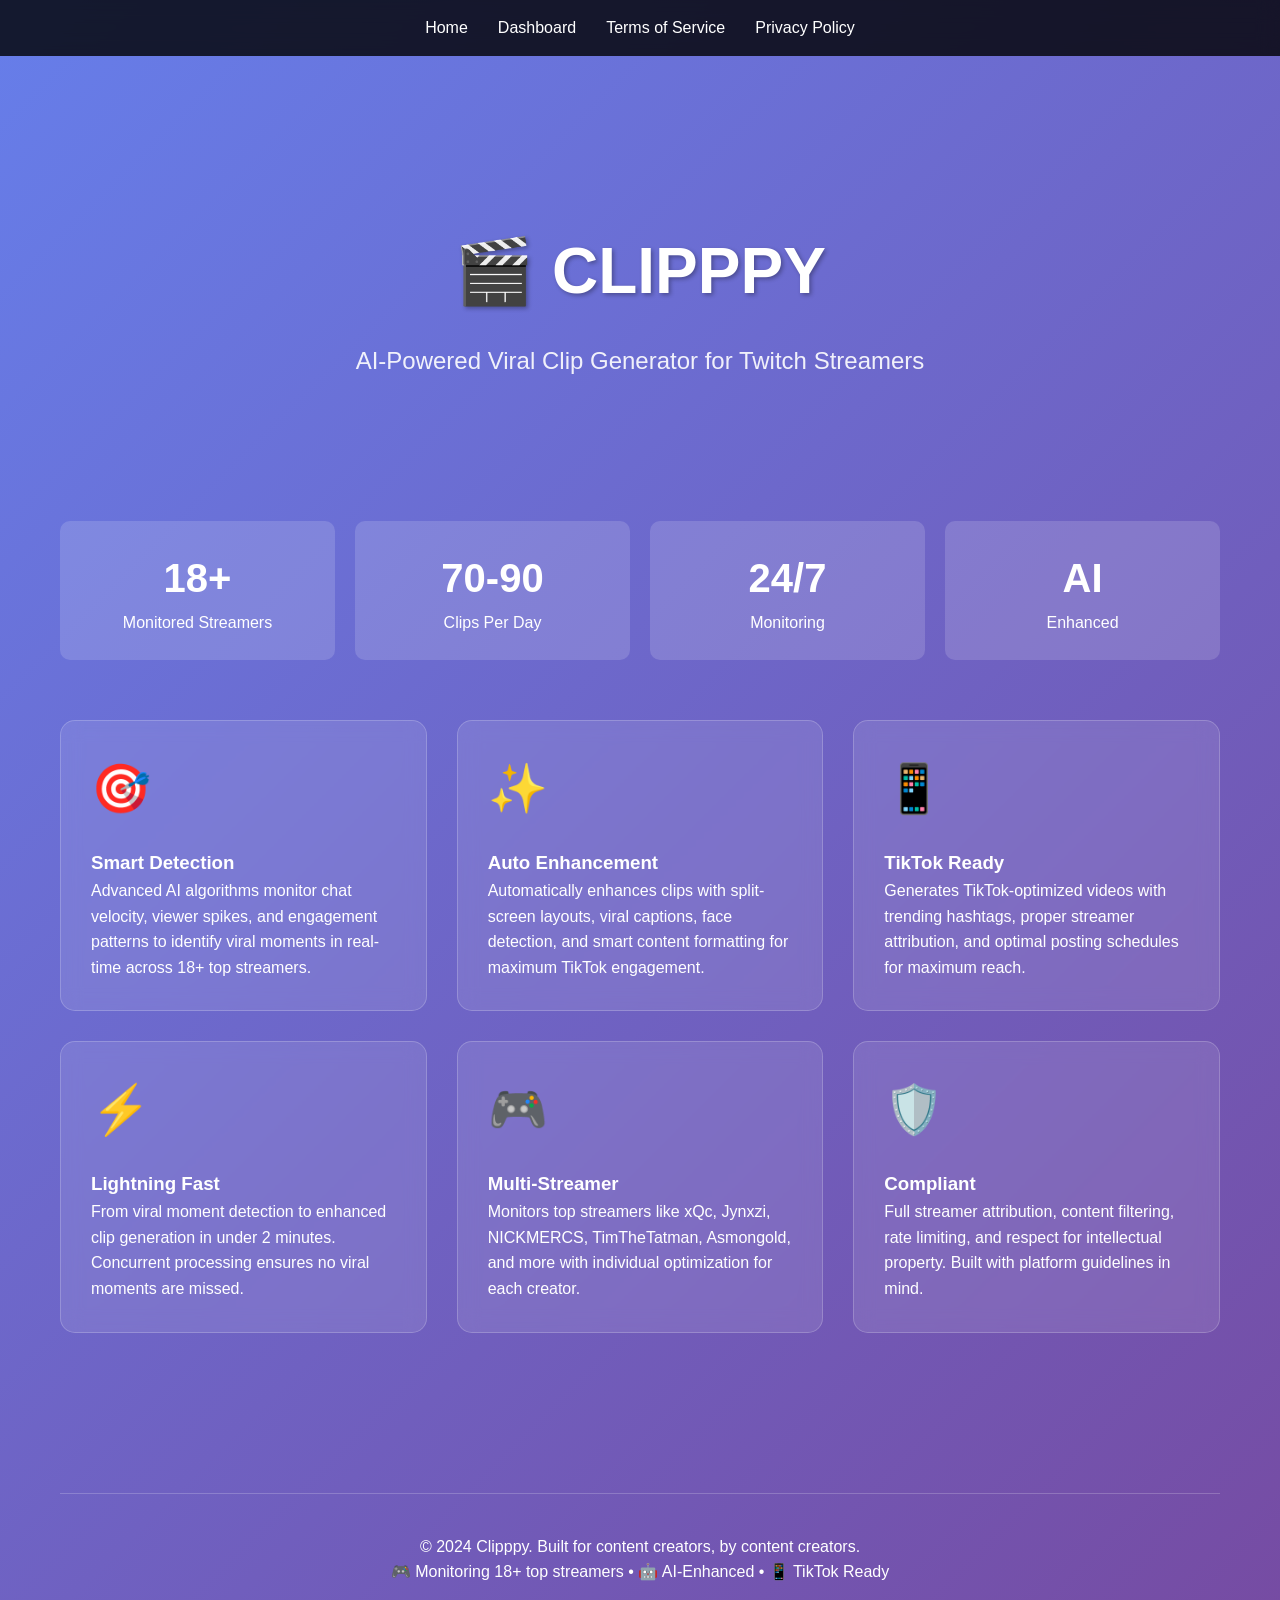
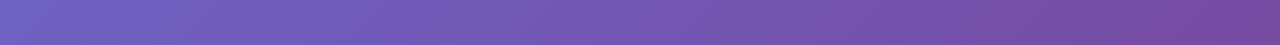
<file: docs/index.html>
<!DOCTYPE html>
<html lang="en">
<head>
    <meta charset="UTF-8">
    <meta name="viewport" content="width=device-width, initial-scale=1.0">
    <title>Clipppy - AI-Powered Viral Clip Generator</title>
    <style>
        * {
            margin: 0;
            padding: 0;
            box-sizing: border-box;
        }
        
        body {
            font-family: 'Segoe UI', Tahoma, Geneva, Verdana, sans-serif;
            background: linear-gradient(135deg, #667eea 0%, #764ba2 100%);
            color: white;
            line-height: 1.6;
        }
        
        .container {
            max-width: 1200px;
            margin: 0 auto;
            padding: 20px;
        }
        
        header {
            text-align: center;
            padding: 60px 0;
        }
        
        .logo {
            font-size: 4rem;
            font-weight: bold;
            margin-bottom: 20px;
            text-shadow: 2px 2px 4px rgba(0,0,0,0.3);
        }
        
        .tagline {
            font-size: 1.5rem;
            margin-bottom: 40px;
            opacity: 0.9;
        }
        
        .features {
            display: grid;
            grid-template-columns: repeat(auto-fit, minmax(300px, 1fr));
            gap: 30px;
            margin: 60px 0;
        }
        
        .feature-card {
            background: rgba(255,255,255,0.1);
            padding: 30px;
            border-radius: 15px;
            backdrop-filter: blur(10px);
            border: 1px solid rgba(255,255,255,0.2);
        }
        
        .feature-icon {
            font-size: 3rem;
            margin-bottom: 20px;
        }
        
        .stats {
            display: grid;
            grid-template-columns: repeat(auto-fit, minmax(200px, 1fr));
            gap: 20px;
            margin: 40px 0;
        }
        
        .stat-card {
            background: rgba(255,255,255,0.15);
            padding: 25px;
            border-radius: 10px;
            text-align: center;
        }
        
        .stat-number {
            font-size: 2.5rem;
            font-weight: bold;
            display: block;
        }
        
        .navbar {
            position: fixed;
            top: 0;
            left: 0;
            right: 0;
            background: rgba(0,0,0,0.8);
            padding: 15px 0;
            backdrop-filter: blur(10px);
            z-index: 1000;
        }
        
        .nav-links {
            display: flex;
            justify-content: center;
            gap: 30px;
            list-style: none;
        }
        
        .nav-links a {
            color: white;
            text-decoration: none;
            font-weight: 500;
            transition: color 0.3s;
        }
        
        .nav-links a:hover {
            color: #64b5f6;
        }
        
        .content-section {
            margin-top: 100px;
            padding: 40px 0;
        }
        
        .section-hidden {
            display: none;
        }
        
        .legal-content {
            background: rgba(255,255,255,0.1);
            padding: 40px;
            border-radius: 15px;
            margin-top: 20px;
            backdrop-filter: blur(10px);
        }
        
        .legal-content h2 {
            color: #64b5f6;
            margin-bottom: 20px;
        }
        
        .legal-content h3 {
            margin: 20px 0 10px 0;
        }
        
        .legal-content p, .legal-content li {
            margin-bottom: 10px;
            line-height: 1.7;
        }
        
        .footer {
            text-align: center;
            padding: 40px 0;
            border-top: 1px solid rgba(255,255,255,0.2);
            margin-top: 60px;
        }
    </style>
</head>
<body>
    <nav class="navbar">
        <ul class="nav-links">
            <li><a href="#" onclick="showSection('home')">Home</a></li>
            <li><a href="#" onclick="showSection('dashboard')">Dashboard</a></li>
            <li><a href="#" onclick="showSection('terms')">Terms of Service</a></li>
            <li><a href="#" onclick="showSection('privacy')">Privacy Policy</a></li>
        </ul>
    </nav>

    <div class="container">
        <!-- Home Section -->
        <section id="home" class="content-section">
            <header>
                <div class="logo">🎬 CLIPPPY</div>
                <div class="tagline">AI-Powered Viral Clip Generator for Twitch Streamers</div>
            </header>

            <div class="stats">
                <div class="stat-card">
                    <span class="stat-number">18+</span>
                    <div>Monitored Streamers</div>
                </div>
                <div class="stat-card">
                    <span class="stat-number">70-90</span>
                    <div>Clips Per Day</div>
                </div>
                <div class="stat-card">
                    <span class="stat-number">24/7</span>
                    <div>Monitoring</div>
                </div>
                <div class="stat-card">
                    <span class="stat-number">AI</span>
                    <div>Enhanced</div>
                </div>
            </div>

            <div class="features">
                <div class="feature-card">
                    <div class="feature-icon">🎯</div>
                    <h3>Smart Detection</h3>
                    <p>Advanced AI algorithms monitor chat velocity, viewer spikes, and engagement patterns to identify viral moments in real-time across 18+ top streamers.</p>
                </div>
                
                <div class="feature-card">
                    <div class="feature-icon">✨</div>
                    <h3>Auto Enhancement</h3>
                    <p>Automatically enhances clips with split-screen layouts, viral captions, face detection, and smart content formatting for maximum TikTok engagement.</p>
                </div>
                
                <div class="feature-card">
                    <div class="feature-icon">📱</div>
                    <h3>TikTok Ready</h3>
                    <p>Generates TikTok-optimized videos with trending hashtags, proper streamer attribution, and optimal posting schedules for maximum reach.</p>
                </div>
                
                <div class="feature-card">
                    <div class="feature-icon">⚡</div>
                    <h3>Lightning Fast</h3>
                    <p>From viral moment detection to enhanced clip generation in under 2 minutes. Concurrent processing ensures no viral moments are missed.</p>
                </div>
                
                <div class="feature-card">
                    <div class="feature-icon">🎮</div>
                    <h3>Multi-Streamer</h3>
                    <p>Monitors top streamers like xQc, Jynxzi, NICKMERCS, TimTheTatman, Asmongold, and more with individual optimization for each creator.</p>
                </div>
                
                <div class="feature-card">
                    <div class="feature-icon">🛡️</div>
                    <h3>Compliant</h3>
                    <p>Full streamer attribution, content filtering, rate limiting, and respect for intellectual property. Built with platform guidelines in mind.</p>
                </div>
            </div>
        </section>

        <!-- Dashboard Section -->
        <section id="dashboard" class="content-section section-hidden">
            <div class="legal-content">
                <h2>📊 Clipppy Dashboard</h2>
                <p>Real-time monitoring and analytics for your viral clip generation system.</p>
                
                <h3>🔴 Live Streamers</h3>
                <div id="live-streamers">Loading live streamer data...</div>
                
                <h3>📈 Today's Performance</h3>
                <div id="daily-stats">Loading daily statistics...</div>
                
                <h3>🎬 Recent Clips</h3>
                <div id="recent-clips">Loading recent clips...</div>
                
                <p><em>Note: This is a static demo. For live dashboard access, run the Python Flask application locally.</em></p>
            </div>
        </section>

        <!-- Terms of Service Section -->
        <section id="terms" class="content-section section-hidden">
            <div class="legal-content">
                <h2>📜 Terms of Service</h2>
                <p><strong>Last Updated:</strong> August 30, 2024</p>
                
                <h3>1. Acceptance of Terms</h3>
                <p>By using Clipppy ("the Service"), you agree to be bound by these Terms of Service. If you do not agree to these terms, please do not use the Service.</p>
                
                <h3>2. Description of Service</h3>
                <p>Clipppy is an AI-powered tool that monitors Twitch streams, detects viral moments, creates enhanced video clips, and facilitates posting to TikTok with proper attribution.</p>
                
                <h3>3. User Responsibilities</h3>
                <ul>
                    <li>Users must respect all streamer intellectual property rights</li>
                    <li>All generated content must include proper attribution to original streamers</li>
                    <li>Users are responsible for compliance with TikTok's community guidelines</li>
                    <li>Users must not use the service for spam or malicious content creation</li>
                </ul>
                
                <h3>4. Content Policy</h3>
                <ul>
                    <li>All clips include mandatory streamer attribution</li>
                    <li>Content is filtered for family-friendly material</li>
                    <li>Rate limiting prevents spam posting</li>
                    <li>Respect for streamer preferences and takedown requests</li>
                </ul>
                
                <h3>5. Intellectual Property</h3>
                <p>Original streamer content remains the property of the respective streamers. Clipppy enhances and redistributes content under fair use principles with full attribution.</p>
                
                <h3>6. Privacy and Data</h3>
                <p>We collect minimal data necessary for service operation. See our Privacy Policy for detailed information.</p>
                
                <h3>7. Limitation of Liability</h3>
                <p>Clipppy is provided "as is" without warranties. Users assume responsibility for their use of generated content.</p>
                
                <h3>8. Contact Information</h3>
                <p>For questions about these Terms of Service, please contact us through our GitHub repository.</p>
            </div>
        </section>

        <!-- Privacy Policy Section -->
        <section id="privacy" class="content-section section-hidden">
            <div class="legal-content">
                <h2>🔒 Privacy Policy</h2>
                <p><strong>Last Updated:</strong> August 30, 2024</p>
                
                <h3>1. Information We Collect</h3>
                <h4>Automatically Collected:</h4>
                <ul>
                    <li>Twitch stream data (publicly available)</li>
                    <li>Chat messages (publicly available)</li>
                    <li>Viewer counts and engagement metrics</li>
                    <li>Clip creation timestamps and metadata</li>
                </ul>
                
                <h4>User Provided:</h4>
                <ul>
                    <li>TikTok account credentials (for posting)</li>
                    <li>Configuration preferences</li>
                    <li>Streamer selection preferences</li>
                </ul>
                
                <h3>2. How We Use Information</h3>
                <ul>
                    <li>To detect viral moments in real-time</li>
                    <li>To create and enhance video clips</li>
                    <li>To generate relevant captions and hashtags</li>
                    <li>To post content to your TikTok account</li>
                    <li>To improve our AI algorithms</li>
                </ul>
                
                <h3>3. Information Sharing</h3>
                <p>We do not sell or share your personal information with third parties, except:</p>
                <ul>
                    <li>With TikTok (for posting functionality)</li>
                    <li>With Twitch (for public stream data)</li>
                    <li>When required by law</li>
                </ul>
                
                <h3>4. Data Security</h3>
                <ul>
                    <li>TikTok credentials are stored securely</li>
                    <li>All data transmission is encrypted</li>
                    <li>Regular security audits and updates</li>
                    <li>Limited access on need-to-know basis</li>
                </ul>
                
                <h3>5. Data Retention</h3>
                <ul>
                    <li>Stream data: Stored temporarily for processing</li>
                    <li>Generated clips: Stored until successfully posted</li>
                    <li>User preferences: Stored until account deletion</li>
                    <li>Analytics data: Aggregated and anonymized</li>
                </ul>
                
                <h3>6. User Rights</h3>
                <p>You have the right to:</p>
                <ul>
                    <li>Access your personal data</li>
                    <li>Correct inaccurate data</li>
                    <li>Delete your account and data</li>
                    <li>Export your data</li>
                    <li>Opt-out of data collection</li>
                </ul>
                
                <h3>7. Third-Party Services</h3>
                <p>We integrate with:</p>
                <ul>
                    <li><strong>Twitch:</strong> For stream monitoring and clip creation</li>
                    <li><strong>TikTok:</strong> For content posting</li>
                    <li><strong>OpenAI:</strong> For AI enhancement features</li>
                </ul>
                
                <h3>8. Children's Privacy</h3>
                <p>Our service is not intended for users under 13. We do not knowingly collect data from children under 13.</p>
                
                <h3>9. Changes to Privacy Policy</h3>
                <p>We will notify users of any material changes to this privacy policy through our service or email.</p>
                
                <h3>10. Contact Us</h3>
                <p>For privacy-related questions, please contact us through our GitHub repository or email.</p>
            </div>
        </section>

        <footer class="footer">
            <p>&copy; 2024 Clipppy. Built for content creators, by content creators.</p>
            <p>🎮 Monitoring 18+ top streamers • 🤖 AI-Enhanced • 📱 TikTok Ready</p>
        </footer>
    </div>

    <script>
        function showSection(sectionName) {
            // Hide all sections
            const sections = ['home', 'dashboard', 'terms', 'privacy'];
            sections.forEach(section => {
                const element = document.getElementById(section);
                if (section === sectionName) {
                    element.classList.remove('section-hidden');
                } else {
                    element.classList.add('section-hidden');
                }
            });
            
            // Update URL hash
            window.location.hash = sectionName;
        }
        
        // Handle direct links with hash
        window.addEventListener('load', function() {
            const hash = window.location.hash.substring(1);
            if (hash && ['home', 'dashboard', 'terms', 'privacy'].includes(hash)) {
                showSection(hash);
            }
        });
        
        // Mock dashboard data loading
        if (document.getElementById('live-streamers')) {
            setTimeout(() => {
                document.getElementById('live-streamers').innerHTML = `
                    <div style="display: grid; grid-template-columns: repeat(auto-fit, minmax(200px, 1fr)); gap: 15px; margin: 20px 0;">
                        <div style="background: rgba(255,255,255,0.1); padding: 15px; border-radius: 8px;">
                            <strong>🔴 xQc</strong><br>
                            21,640 viewers<br>
                            <em>skateboarding</em>
                        </div>
                        <div style="background: rgba(255,255,255,0.1); padding: 15px; border-radius: 8px;">
                            <strong>🔴 CaseOh</strong><br>
                            54,260 viewers<br>
                            <em>Sasaeng</em>
                        </div>
                        <div style="background: rgba(255,255,255,0.1); padding: 15px; border-radius: 8px;">
                            <strong>🔴 Agent00</strong><br>
                            9,460 viewers<br>
                            <em>IRL</em>
                        </div>
                    </div>
                `;
                
                document.getElementById('daily-stats').innerHTML = `
                    <div style="display: grid; grid-template-columns: repeat(auto-fit, minmax(150px, 1fr)); gap: 15px; margin: 20px 0;">
                        <div style="text-align: center; background: rgba(255,255,255,0.1); padding: 15px; border-radius: 8px;">
                            <div style="font-size: 2rem; font-weight: bold;">12</div>
                            <div>Clips Created</div>
                        </div>
                        <div style="text-align: center; background: rgba(255,255,255,0.1); padding: 15px; border-radius: 8px;">
                            <div style="font-size: 2rem; font-weight: bold;">8</div>
                            <div>Enhanced</div>
                        </div>
                        <div style="text-align: center; background: rgba(255,255,255,0.1); padding: 15px; border-radius: 8px;">
                            <div style="font-size: 2rem; font-weight: bold;">5</div>
                            <div>Posted</div>
                        </div>
                        <div style="text-align: center; background: rgba(255,255,255,0.1); padding: 15px; border-radius: 8px;">
                            <div style="font-size: 2rem; font-weight: bold;">3</div>
                            <div>Pending</div>
                        </div>
                    </div>
                `;
                
                document.getElementById('recent-clips').innerHTML = `
                    <div style="margin: 20px 0;">
                        <div style="background: rgba(255,255,255,0.1); padding: 15px; border-radius: 8px; margin-bottom: 10px;">
                            <strong>Jynxzi - Rainbow Six Siege</strong><br>
                            <em>INSANE ACE CLUTCH! 💀</em><br>
                            <small>2 minutes ago • Enhanced • Ready for TikTok</small>
                        </div>
                        <div style="background: rgba(255,255,255,0.1); padding: 15px; border-radius: 8px; margin-bottom: 10px;">
                            <strong>NICKMERCS - Call of Duty</strong><br>
                            <em>COD MOMENT THAT BROKE THE INTERNET! 🔥</em><br>
                            <small>5 minutes ago • Enhancing...</small>
                        </div>
                        <div style="background: rgba(255,255,255,0.1); padding: 15px; border-radius: 8px;">
                            <strong>xQc - Skateboarding Game</strong><br>
                            <em>XQC RAGE MOMENT! 😱</em><br>
                            <small>8 minutes ago • Posted to TikTok</small>
                        </div>
                    </div>
                `;
            }, 1000);
        }
    </script>
</body>
</html>
</file>
